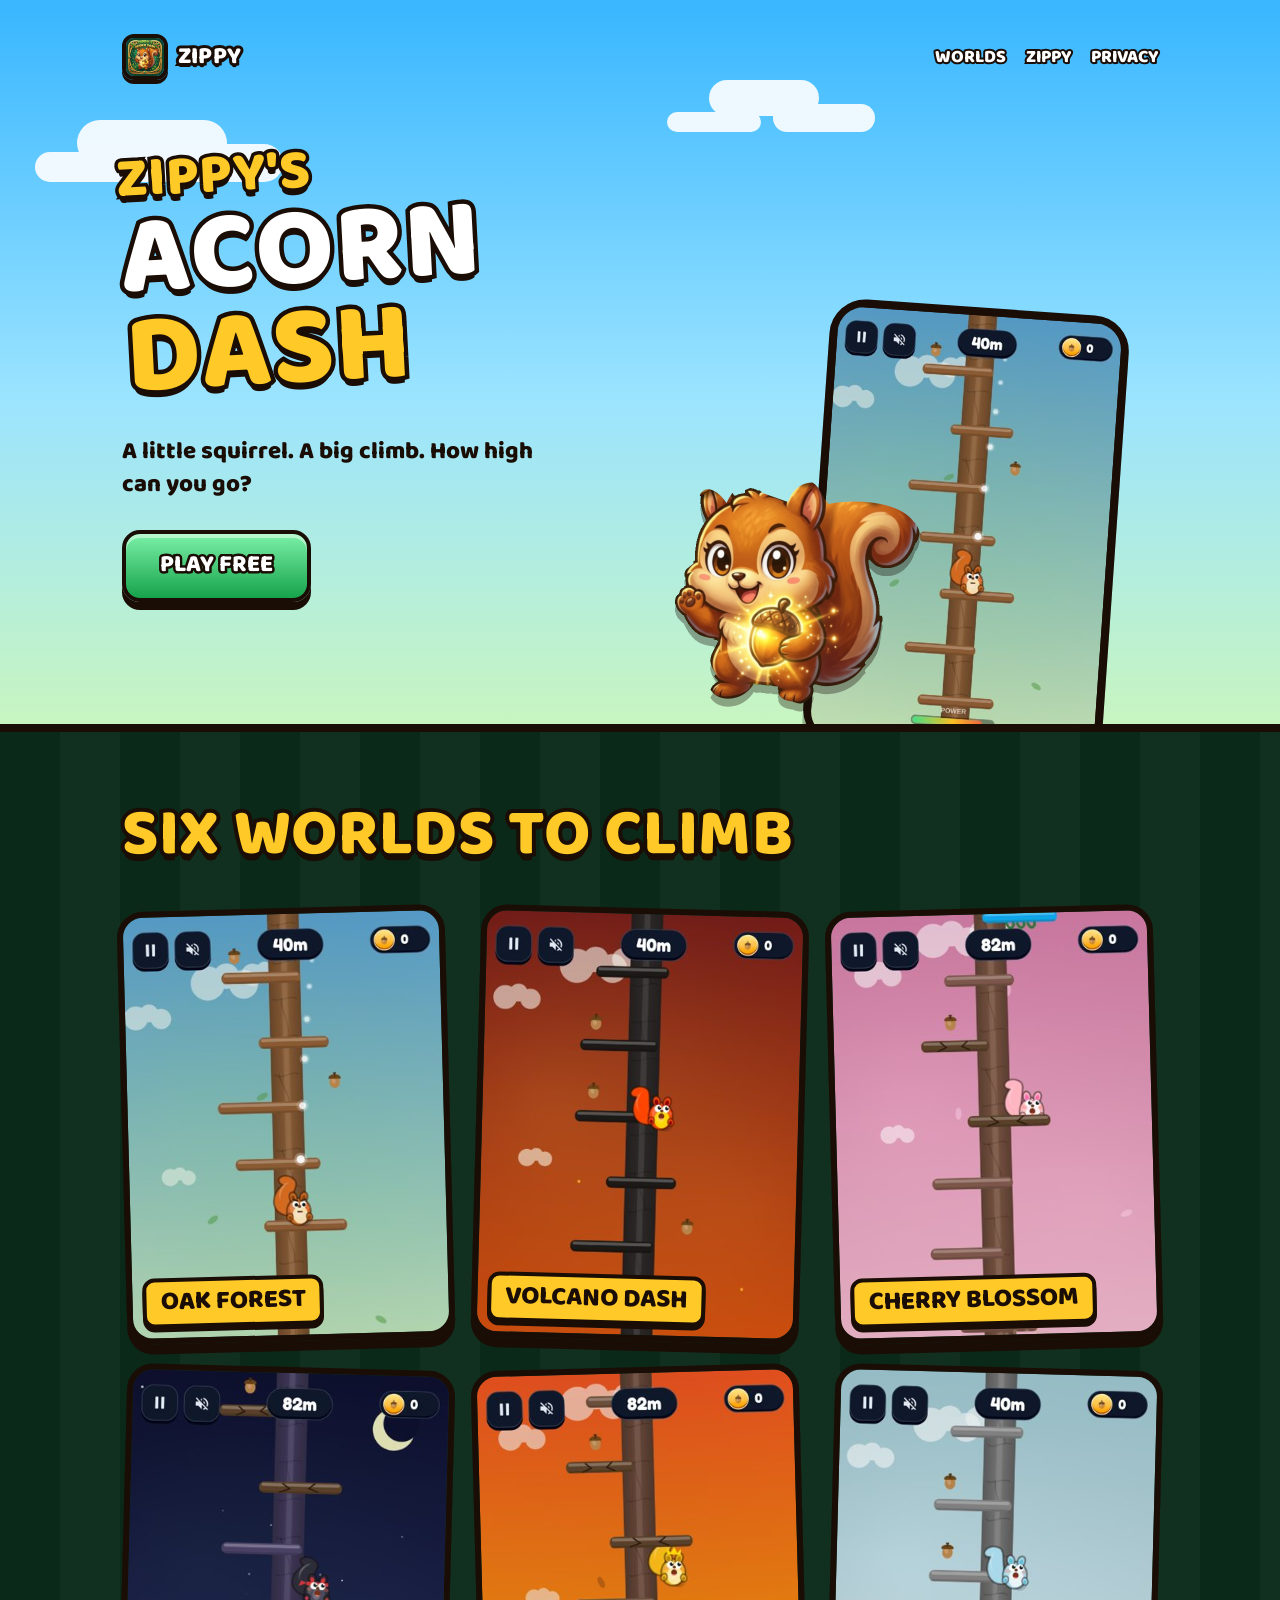
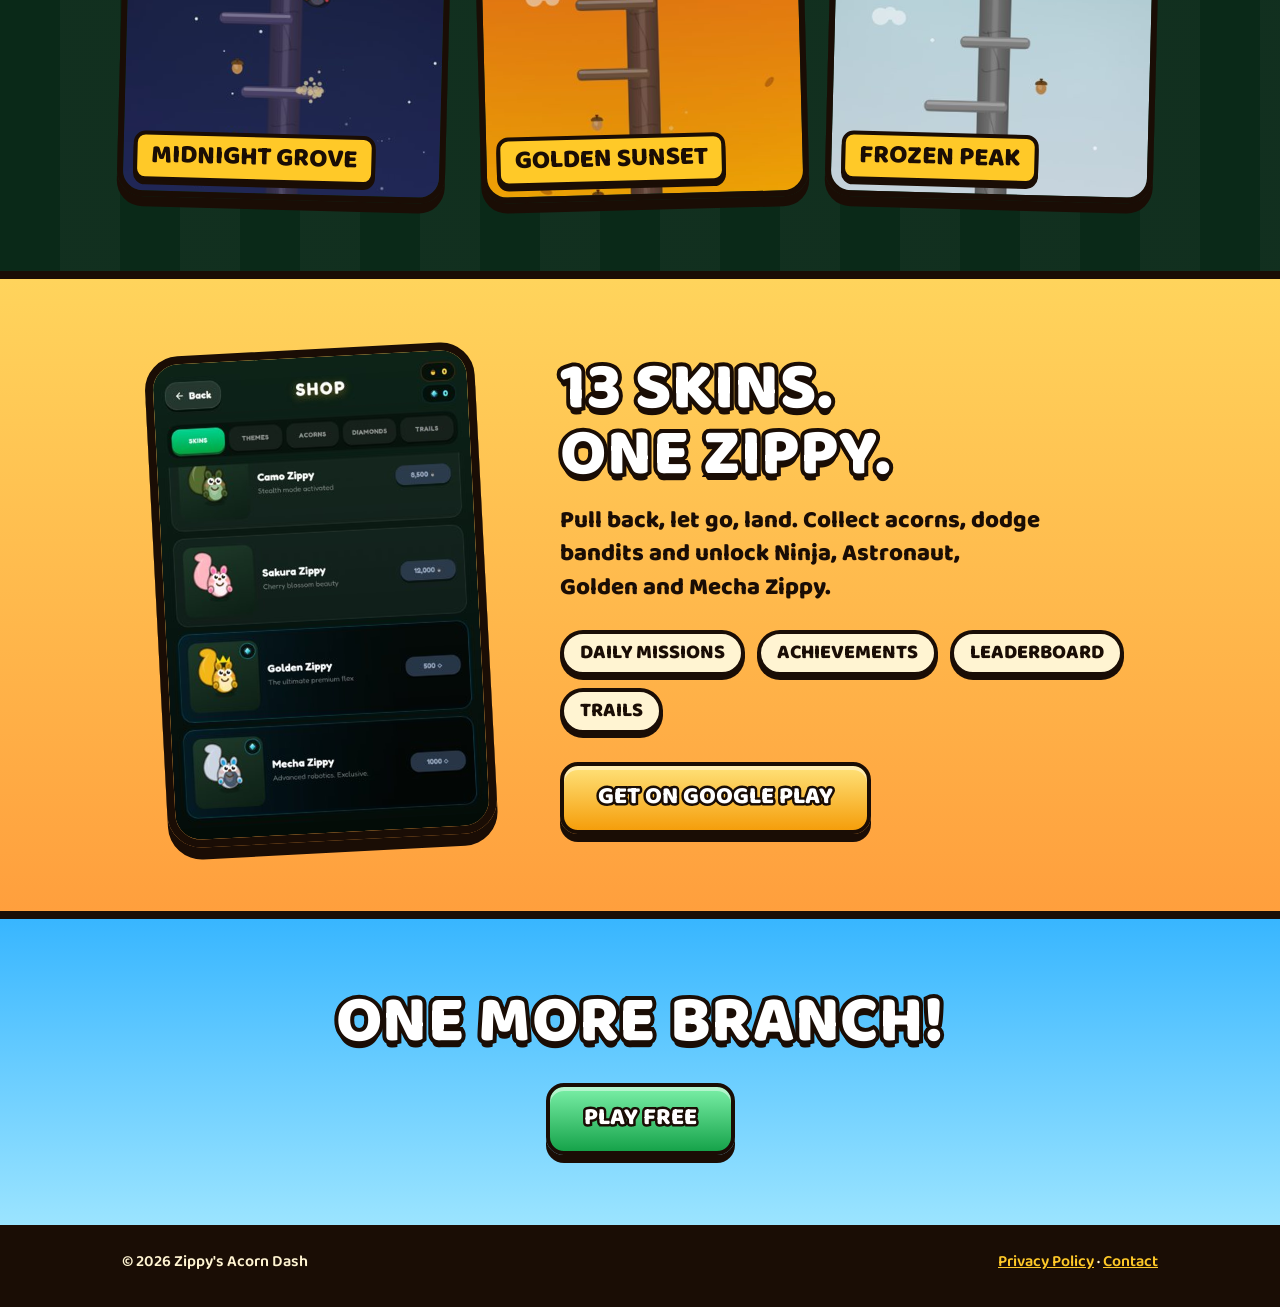
<file: index.html>
<!doctype html>
<html lang="en">
<head>
<meta charset="utf-8">
<meta name="viewport" content="width=device-width,initial-scale=1">
<title>Zippy's Acorn Dash | A little squirrel. A big climb.</title>
<meta name="google-site-verification" content="FnhGvl5MnfM-39t61LYdFnZ-wsfUuoR7OIhSd3yOj4c">
<meta name="description" content="Zippy's Acorn Dash is a free arcade game for Android. Pull back, launch Zippy between branches, collect acorns and climb as high as you can.">
<meta property="og:title" content="Zippy's Acorn Dash">
<meta property="og:description" content="A little squirrel. A big climb. Free on Google Play.">
<meta property="og:image" content="img/feature.jpg">
<link rel="icon" href="img/favicon.png">
<link rel="preconnect" href="https://fonts.googleapis.com"><link rel="preconnect" href="https://fonts.gstatic.com" crossorigin>
<link href="https://fonts.googleapis.com/css2?family=Baloo+2:wght@600;800&display=swap" rel="stylesheet">
<link rel="stylesheet" href="style.css">
</head>
<body>

<header class="hero">
  <div class="trunk"></div>
  <div class="wrap">
    <div class="bar" style="grid-column:1/-1">
      <a class="logo" href="/"><img src="img/icon.png" alt="Zippy's Acorn Dash icon"><span class="out" style="-webkit-text-stroke-width:6px;text-shadow:0 4px 0 var(--ink)">Zippy</span></a>
      <nav><a href="#worlds">Worlds</a><a href="#zippy">Zippy</a><a href="privacy.html">Privacy</a></nav>
    </div>
    <div class="txt">
      <h1 class="out"><small class="out gold" style="-webkit-text-stroke-width:7px">Zippy's</small>Acorn<br><span class="out gold">Dash</span></h1>
      <p>A little squirrel. A big climb. How high can you go?</p>
      <a class="btn" href="https://play.google.com/store/apps/details?id=com.zippys.acorndash">Play Free</a>
    </div>
    <div class="stage">
      <div class="phone"><img src="img/w1.jpg" alt="Zippy aiming a launch in Oak Forest"></div>
      <img class="zippy" src="img/zippy.png" alt="Zippy the squirrel">
    </div>
  </div>
</header>

<section class="sec worlds" id="worlds">
  <div class="wrap">
    <h2 class="out gold">Six worlds to climb</h2>
    <div class="tiles">
      <div class="tile"><img src="img/w1.jpg" alt="Oak Forest" loading="lazy"><b>Oak Forest</b></div>
      <div class="tile"><img src="img/w3.jpg" alt="Volcano Dash" loading="lazy"><b>Volcano Dash</b></div>
      <div class="tile"><img src="img/w2.jpg" alt="Cherry Blossom" loading="lazy"><b>Cherry Blossom</b></div>
      <div class="tile"><img src="img/w4.jpg" alt="Midnight Grove" loading="lazy"><b>Midnight Grove</b></div>
      <div class="tile"><img src="img/w5.jpg" alt="Golden Sunset" loading="lazy"><b>Golden Sunset</b></div>
      <div class="tile"><img src="img/w6.jpg" alt="Frozen Peak" loading="lazy"><b>Frozen Peak</b></div>
    </div>
  </div>
</section>

<section class="sec meet" id="zippy">
  <div class="wrap">
    <img class="shop" src="img/shop.jpg" alt="Zippy skin shop" loading="lazy">
    <div>
      <h2 class="out">13 skins.<br>One Zippy.</h2>
      <p>Pull back, let go, land. Collect acorns, dodge bandits and unlock Ninja, Astronaut, Golden and Mecha Zippy.</p>
      <div class="pills"><span>Daily missions</span><span>Achievements</span><span>Leaderboard</span><span>Trails</span></div>
      <a class="btn gold" href="https://play.google.com/store/apps/details?id=com.zippys.acorndash">Get on Google Play</a>
    </div>
  </div>
</section>

<section class="sec cta">
  <div class="wrap">
    <h2 class="out">One more branch!</h2>
    <a class="btn" href="https://play.google.com/store/apps/details?id=com.zippys.acorndash">Play Free</a>
  </div>
</section>

<footer><div class="wrap">
  <span>&copy; 2026 Zippy's Acorn Dash</span>
  <span><a href="privacy.html">Privacy Policy</a> &middot; <a href="mailto:dreamypastel69@gmail.com">Contact</a></span>
</div></footer>
</body>
</html>
</file>
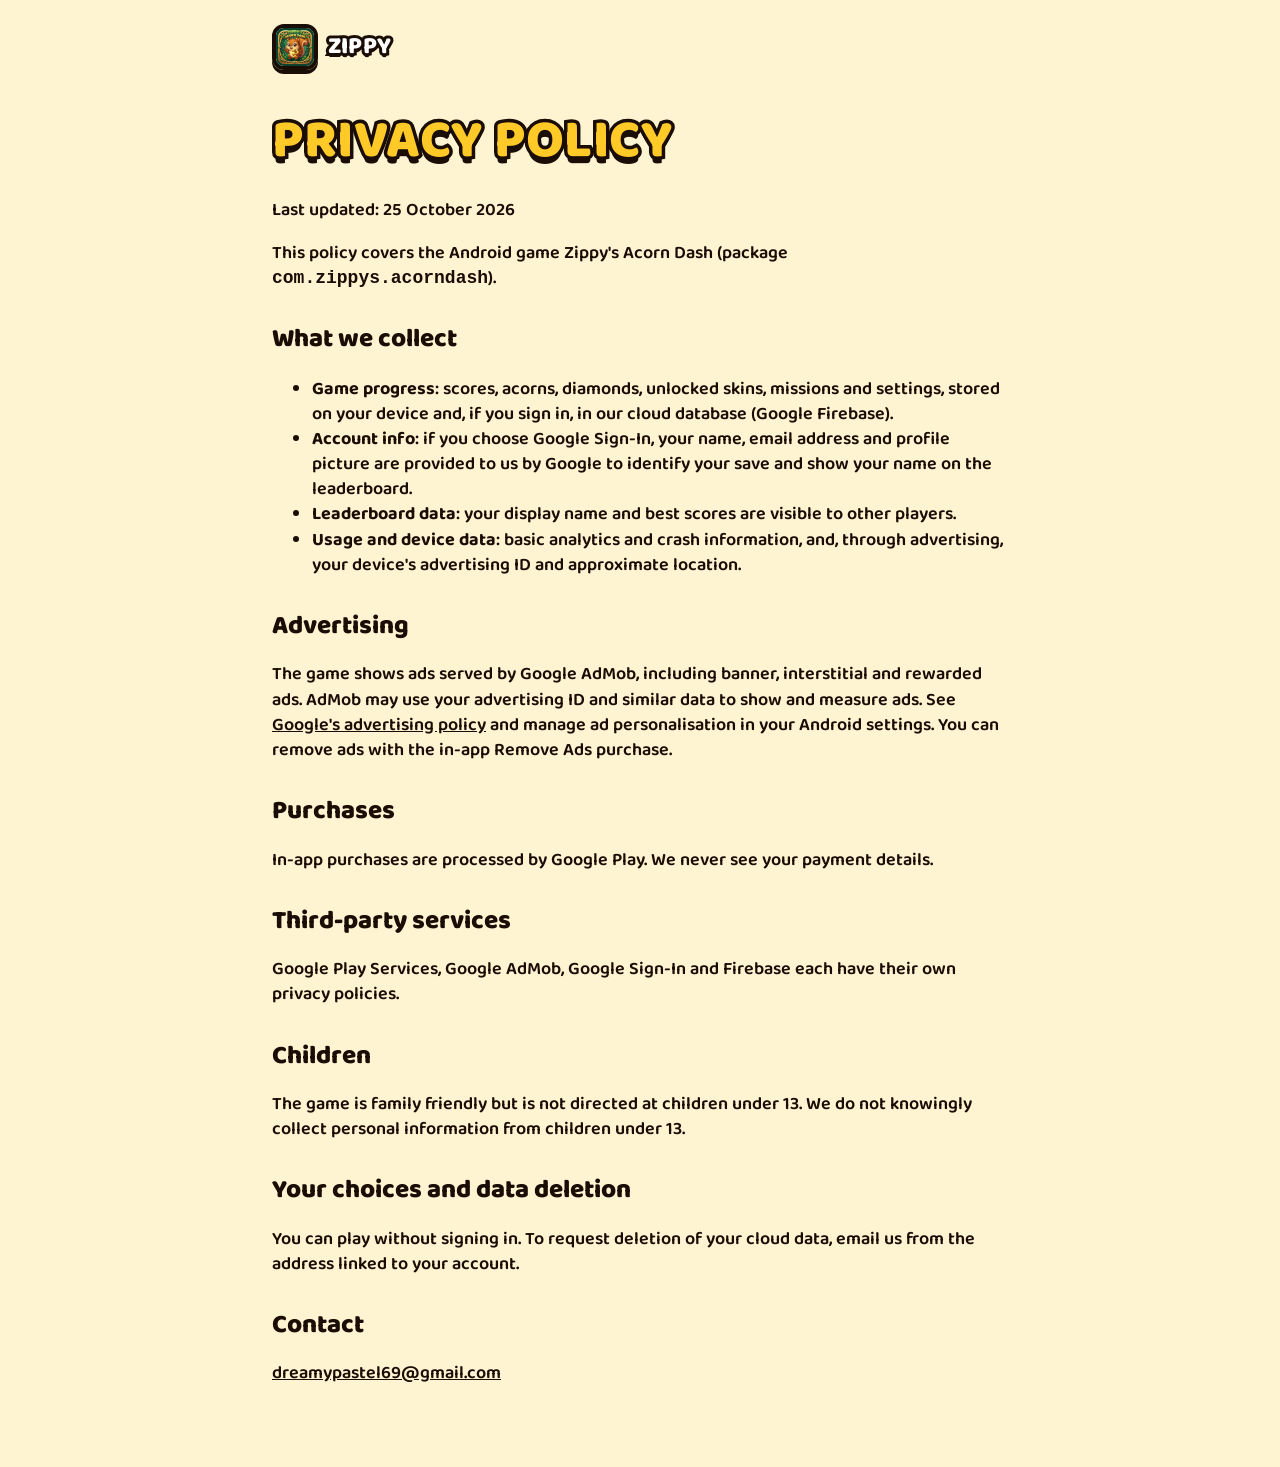
<file: privacy.html>
<!doctype html>
<html lang="en">
<head>
<meta charset="utf-8">
<meta name="viewport" content="width=device-width,initial-scale=1">
<title>Privacy Policy | Zippy's Acorn Dash</title>
<link rel="icon" href="img/favicon.png">
<link href="https://fonts.googleapis.com/css2?family=Baloo+2:wght@600;800&display=swap" rel="stylesheet">
<link rel="stylesheet" href="style.css">
</head>
<body class="doc">
<div class="box">
  <div class="bar"><a class="logo" href="/"><img src="img/icon.png" alt=""><span class="out" style="-webkit-text-stroke-width:6px;text-shadow:0 4px 0 var(--ink)">Zippy</span></a></div>
  <h1 class="out gold">Privacy Policy</h1>
  <p>Last updated: 25 October 2026</p>
  <p>This policy covers the Android game Zippy's Acorn Dash (package <code>com.zippys.acorndash</code>).</p>

  <h2>What we collect</h2>
  <ul>
    <li><b>Game progress</b>: scores, acorns, diamonds, unlocked skins, missions and settings, stored on your device and, if you sign in, in our cloud database (Google Firebase).</li>
    <li><b>Account info</b>: if you choose Google Sign-In, your name, email address and profile picture are provided to us by Google to identify your save and show your name on the leaderboard.</li>
    <li><b>Leaderboard data</b>: your display name and best scores are visible to other players.</li>
    <li><b>Usage and device data</b>: basic analytics and crash information, and, through advertising, your device's advertising ID and approximate location.</li>
  </ul>

  <h2>Advertising</h2>
  <p>The game shows ads served by Google AdMob, including banner, interstitial and rewarded ads. AdMob may use your advertising ID and similar data to show and measure ads. See <a href="https://policies.google.com/technologies/ads">Google's advertising policy</a> and manage ad personalisation in your Android settings. You can remove ads with the in-app Remove Ads purchase.</p>

  <h2>Purchases</h2>
  <p>In-app purchases are processed by Google Play. We never see your payment details.</p>

  <h2>Third-party services</h2>
  <p>Google Play Services, Google AdMob, Google Sign-In and Firebase each have their own privacy policies.</p>

  <h2>Children</h2>
  <p>The game is family friendly but is not directed at children under 13. We do not knowingly collect personal information from children under 13.</p>

  <h2>Your choices and data deletion</h2>
  <p>You can play without signing in. To request deletion of your cloud data, email us from the address linked to your account.</p>

  <h2>Contact</h2>
  <p><a href="mailto:dreamypastel69@gmail.com">dreamypastel69@gmail.com</a></p>
</div>
</body>
</html>
</file>
<file: style.css>
:root{--ink:#1a0d05;--gold:#ffc928;--gold2:#f59e0b;--green:#3ddc84;--green2:#16a34a;--cream:#fff4d2;--sky:#5cc8ff}
*{box-sizing:border-box}
html{scroll-behavior:smooth}
body{margin:0;font-family:"Baloo 2",system-ui,sans-serif;font-weight:600;color:var(--ink);background:#0a2918;font-size:19px;line-height:1.4;overflow-x:hidden}
a{color:inherit}
.wrap{max-width:1080px;margin:0 auto;padding:0 22px;position:relative}

/* chunky outlined display type */
.out{font-weight:800;color:#fff;text-transform:uppercase;letter-spacing:.01em;
 -webkit-text-stroke:9px var(--ink);paint-order:stroke fill;
 text-shadow:0 7px 0 var(--ink)}
.out.gold{color:var(--gold)}

/* 3D buttons like the game */
.btn{display:inline-block;font-family:inherit;font-weight:800;text-transform:uppercase;text-decoration:none;font-size:24px;
 padding:14px 34px 16px;border-radius:18px;border:4px solid var(--ink);color:#fff;
 -webkit-text-stroke:5px var(--ink);paint-order:stroke fill;
 background:linear-gradient(180deg,#7bf0a8,var(--green2));box-shadow:0 8px 0 var(--ink),inset 0 4px 0 rgba(255,255,255,.45);transition:transform .08s,box-shadow .08s}
.btn:hover{transform:translateY(-2px)}
.btn:active{transform:translateY(6px);box-shadow:0 2px 0 var(--ink),inset 0 4px 0 rgba(255,255,255,.45)}
.btn.gold{background:linear-gradient(180deg,#ffe27a,var(--gold2))}

/* top bar */
.bar{display:flex;align-items:center;justify-content:space-between;padding:14px 0}
.bar .logo{display:flex;align-items:center;gap:10px;text-decoration:none}
.bar .logo img{width:46px;height:46px;border-radius:12px;border:4px solid var(--ink);box-shadow:0 4px 0 var(--ink)}
.bar .logo span{font-size:24px}
.bar nav a{margin-left:20px;text-decoration:none;font-weight:800;color:#fff;-webkit-text-stroke:4px var(--ink);paint-order:stroke fill;text-transform:uppercase;font-size:18px}

/* hero */
.hero{background:linear-gradient(180deg,#38b6ff 0%,#9be4ff 55%,#c8f5c0 100%);border-bottom:8px solid var(--ink);position:relative;overflow:hidden}
.hero:before,.hero:after{content:"";position:absolute;background:#fff;border-radius:60px;box-shadow:60px 20px 0 -4px #fff,-50px 24px 0 -8px #fff;opacity:.9}
.hero:before{width:150px;height:46px;left:6%;top:120px}
.hero:after{width:110px;height:36px;right:36%;top:80px}
.trunk{display:none;position:absolute;right:7%;bottom:0;width:130px;height:100%;background:repeating-linear-gradient(180deg,#7a4a24 0 46px,#6a3d1c 46px 50px);border:6px solid var(--ink);border-bottom:0;border-radius:18px 18px 0 0;opacity:.95}
.hero .wrap{display:grid;grid-template-columns:1.1fr .9fr;align-items:end;gap:10px;padding-top:20px;min-height:640px}
.hero .txt{padding-bottom:70px;align-self:center}
.hero h1{margin:0;font-size:clamp(54px,9vw,112px);line-height:.88;transform:rotate(-3deg);transform-origin:left}
.hero h1 small{display:block;font-size:.5em;margin-bottom:6px}
.hero p{font-size:24px;max-width:420px;margin:26px 0 28px;color:var(--ink);font-weight:800}
.stage{position:relative;align-self:end;height:620px}
.phone{position:absolute;right:9%;bottom:-30px;width:300px;border:8px solid var(--ink);border-radius:36px;background:var(--ink);box-shadow:0 12px 0 rgba(0,0,0,.25);transform:rotate(4deg);z-index:2}
.phone img{display:block;width:100%;border-radius:26px}
.zippy{position:absolute;left:-30px;bottom:10px;width:270px;z-index:3;filter:drop-shadow(0 8px 0 rgba(26,13,5,.35));animation:bob 2.4s ease-in-out infinite}
@keyframes bob{50%{transform:translateY(-14px) rotate(-3deg)}}

/* sections */
.sec{padding:70px 0}
.worlds{background:#0a2918 repeating-linear-gradient(90deg,transparent 0 60px,rgba(255,255,255,.03) 60px 120px)}
.sec h2{font-size:clamp(40px,6vw,66px);margin:0 0 40px;line-height:1;-webkit-text-stroke:8px var(--ink)}
.tiles{display:grid;grid-template-columns:repeat(3,1fr);gap:26px}
.tile{border:6px solid var(--ink);border-radius:26px;overflow:hidden;box-shadow:0 10px 0 var(--ink);position:relative;transition:transform .15s}
.tile:nth-child(odd){transform:rotate(-1.5deg)}.tile:nth-child(even){transform:rotate(1.5deg)}
.tile:hover{transform:rotate(0) translateY(-6px)}
.tile img{display:block;width:100%;aspect-ratio:3/4;object-fit:cover;object-position:top}
.tile b{position:absolute;left:10px;bottom:10px;font-size:26px;padding:2px 14px 4px;background:var(--gold);border:4px solid var(--ink);border-radius:12px;box-shadow:0 4px 0 var(--ink);text-transform:uppercase;font-weight:800}

.meet{background:linear-gradient(180deg,#ffd45c,#ff9f3d);border-top:8px solid var(--ink);border-bottom:8px solid var(--ink)}
.meet .wrap{display:grid;grid-template-columns:.8fr 1.2fr;gap:40px;align-items:center}
.meet .shop{width:100%;max-width:330px;border:8px solid var(--ink);border-radius:34px;box-shadow:0 12px 0 var(--ink);transform:rotate(-3deg);display:block;margin:0 auto}
.meet h2{margin-bottom:16px}
.meet p{font-size:24px;font-weight:800;margin:0 0 26px;max-width:480px}
.pills{display:flex;flex-wrap:wrap;gap:12px;margin-bottom:28px}
.pills span{font-weight:800;text-transform:uppercase;font-size:20px;padding:4px 16px 6px;border:4px solid var(--ink);border-radius:999px;background:var(--cream);box-shadow:0 4px 0 var(--ink)}

.cta{text-align:center;background:var(--sky);background:linear-gradient(180deg,#38b6ff,#9be4ff)}
.cta h2{margin-bottom:28px}

footer{background:var(--ink);color:var(--cream);padding:26px 0 34px;font-size:16px}
footer .wrap{display:flex;flex-wrap:wrap;justify-content:space-between;gap:8px 24px}
footer a{color:var(--gold)}

/* policy */
.doc{background:var(--cream);min-height:100vh}
.doc .box{max-width:780px;margin:0 auto;padding:10px 22px 60px}
.doc h1{font-size:54px;margin:20px 0 4px;-webkit-text-stroke:7px var(--ink)}
.doc h2{font-size:26px;margin:30px 0 4px;font-weight:800}
.doc p,.doc li{font-size:18px;font-weight:600}

@media(max-width:820px){
 .hero .wrap{grid-template-columns:1fr;min-height:0}
 .hero .txt{padding-bottom:10px}
 .stage{height:470px}
 .phone{width:230px;right:4%}.zippy{width:190px;left:0}
 .trunk{display:none}
 .tiles{grid-template-columns:repeat(2,1fr);gap:18px}
 .meet .wrap{grid-template-columns:1fr}
 .bar nav{display:none}
 .out{-webkit-text-stroke-width:7px}
}
</file>
